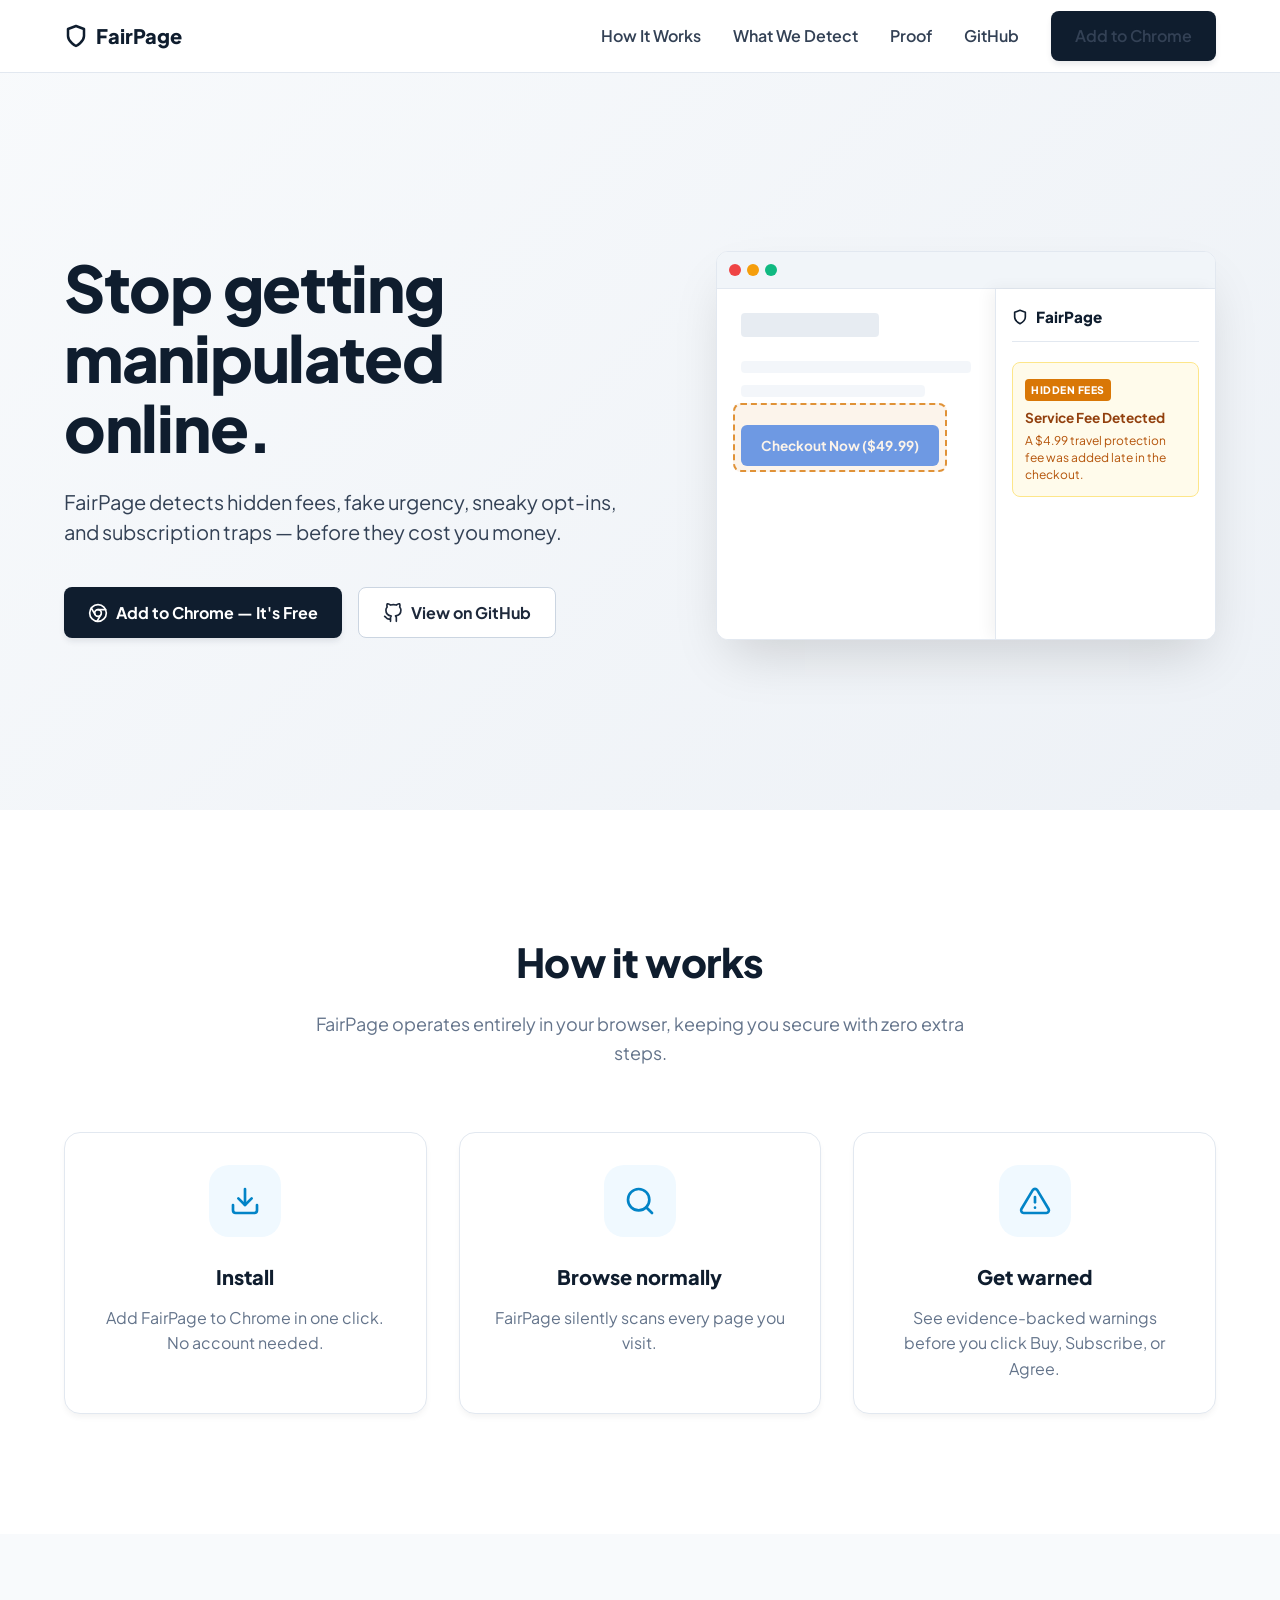
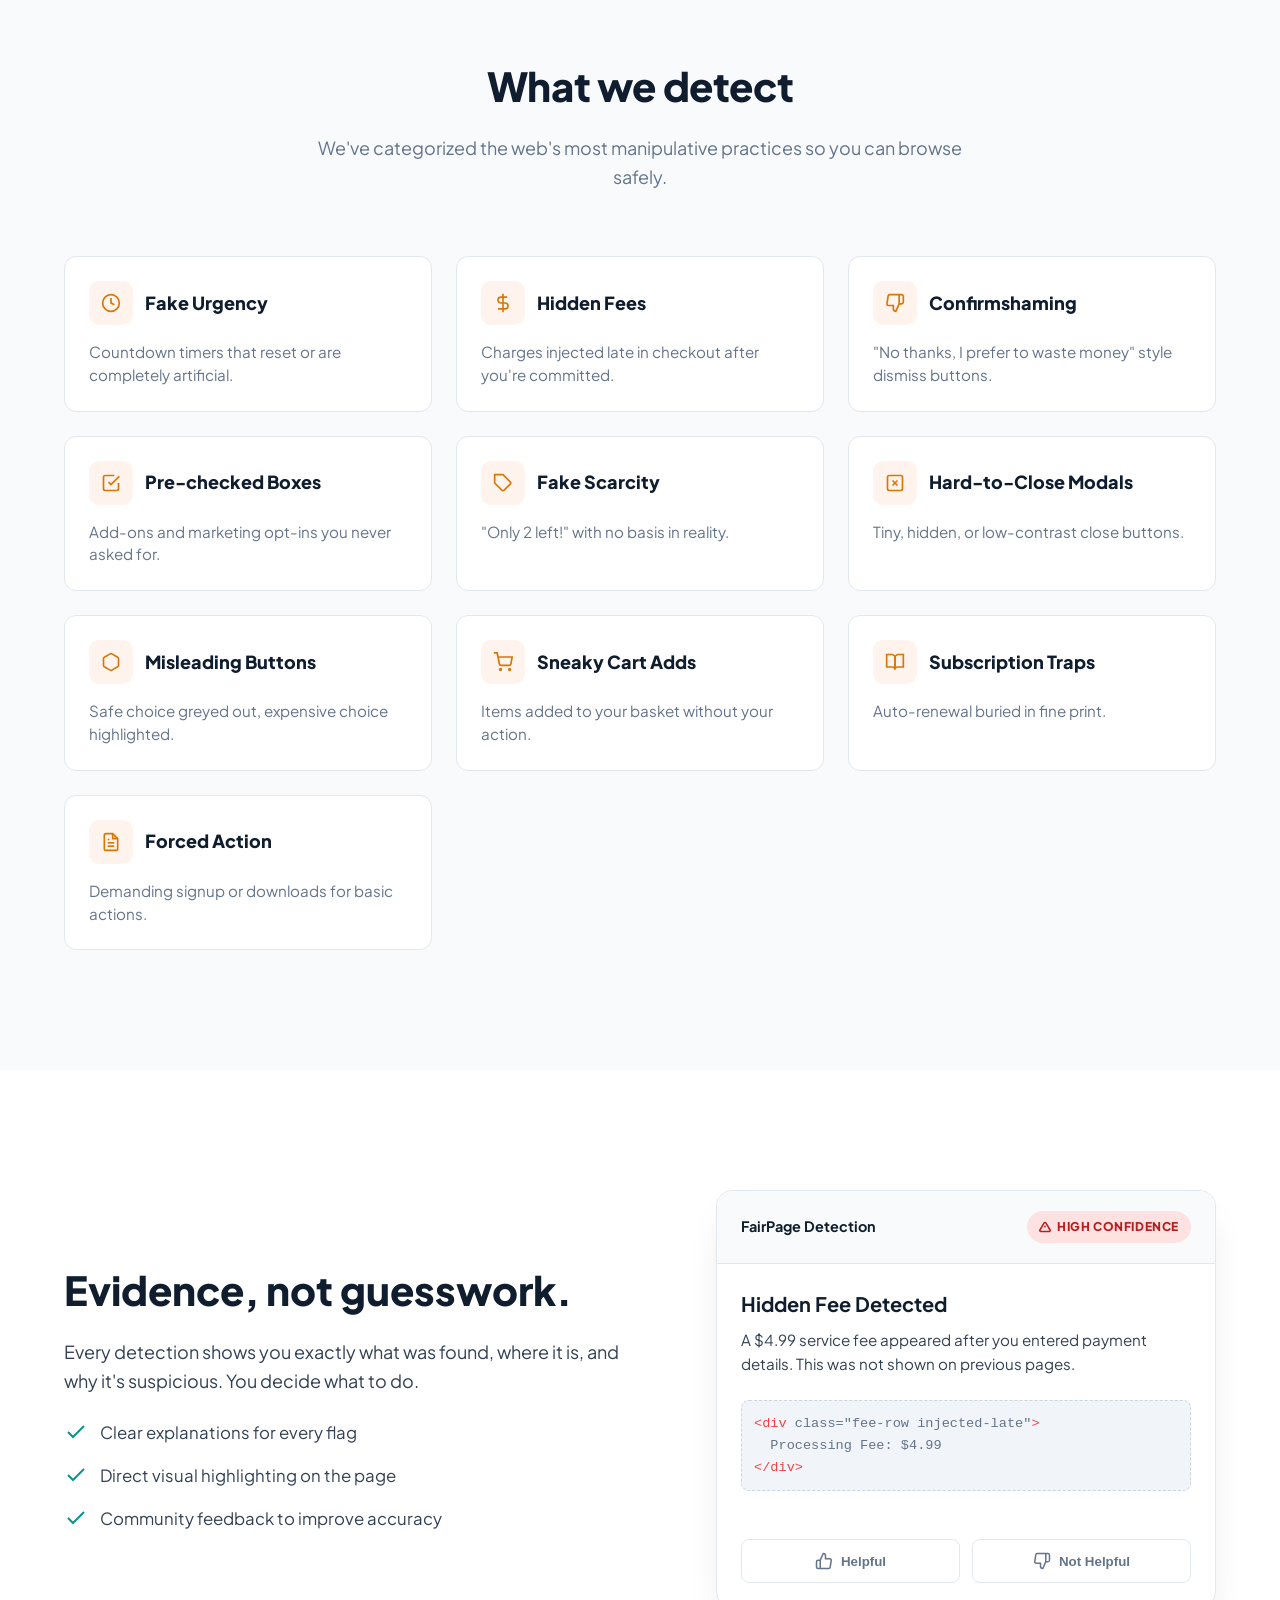
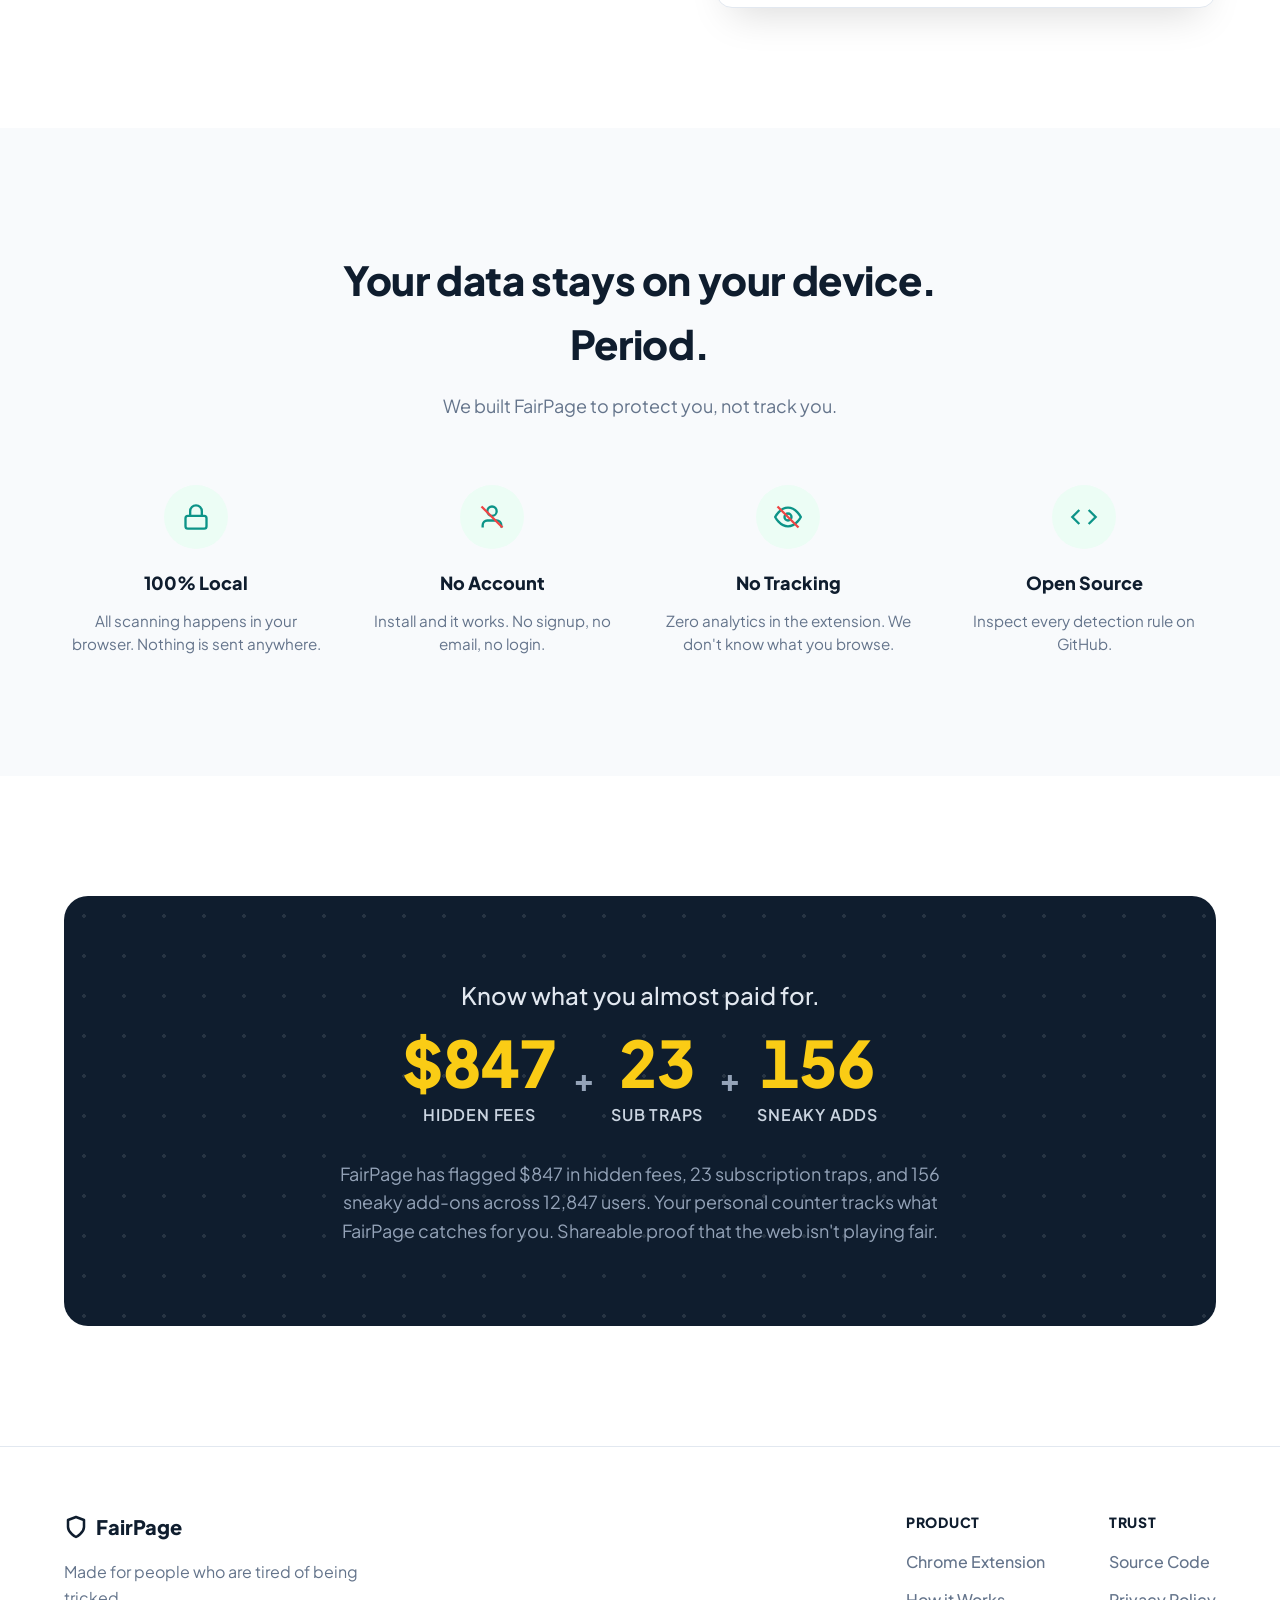
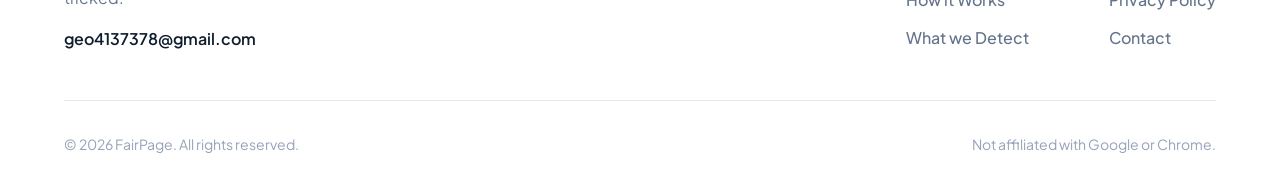
<file: index.html>
<!DOCTYPE html>
<html lang="en">
<head>
    <meta charset="UTF-8">
    <meta name="viewport" content="width=device-width, initial-scale=1.0">
    <title>FairPage | Stop getting manipulated online</title>
    <meta name="description" content="FairPage detects hidden fees, fake urgency, sneaky opt-ins, and subscription traps — before they cost you money.">
    <link rel="stylesheet" href="css/style.css">
</head>
<body>
    <!-- Navbar -->
    <nav class="navbar">
        <div class="container nav-content">
            <a href="#" class="logo">
                <svg width="24" height="24" viewBox="0 0 24 24" fill="none" stroke="currentColor" stroke-width="2.5" stroke-linecap="round" stroke-linejoin="round"><path d="M12 22s8-4 8-10V5l-8-3-8 3v7c0 6 8 10 8 10z"/></svg>
                FairPage
            </a>
            <button class="menu-btn" aria-label="Toggle navigation">
                <svg width="24" height="24" viewBox="0 0 24 24" fill="none" stroke="currentColor" stroke-width="2.5" stroke-linecap="round" stroke-linejoin="round"><line x1="3" y1="12" x2="21" y2="12"></line><line x1="3" y1="6" x2="21" y2="6"></line><line x1="3" y1="18" x2="21" y2="18"></line></svg>
            </button>
            <div class="nav-links">
                <a href="#how-it-works">How It Works</a>
                <a href="#what-we-detect">What We Detect</a>
                <a href="#proof">Proof</a>
                <a href="https://github.com/Dark3993Fury/fairpage-extension" target="_blank">GitHub</a>
                <a href="CHROME_STORE_URL_PLACEHOLDER" class="btn-primary" target="_blank">Add to Chrome</a>
            </div>
        </div>
    </nav>

    <!-- Hero -->
    <section class="hero">
        <div class="container" style="display: flex; align-items: center; gap: 40px; width: 100%; flex-wrap: wrap;">
            <div class="hero-content fade-up">
                <h1>Stop getting manipulated online.</h1>
                <p>FairPage detects hidden fees, fake urgency, sneaky opt-ins, and subscription traps — before they cost you money.</p>
                <div class="hero-buttons">
                    <a href="CHROME_STORE_URL_PLACEHOLDER" class="btn-primary" target="_blank">
                        <!-- Chrome icon inline -->
                        <svg width="20" height="20" viewBox="0 0 24 24" fill="none" stroke="currentColor" stroke-width="2" stroke-linecap="round" stroke-linejoin="round"><circle cx="12" cy="12" r="10"></circle><circle cx="12" cy="12" r="4"></circle><line x1="21.17" y1="8" x2="12" y2="8"></line><line x1="3.95" y1="6.06" x2="8.54" y2="14"></line><line x1="10.88" y1="21.94" x2="15.46" y2="14"></line></svg>
                        Add to Chrome — It's Free
                    </a>
                    <a href="https://github.com/Dark3993Fury/fairpage-extension" class="btn-secondary" target="_blank">
                        <svg width="20" height="20" viewBox="0 0 24 24" fill="none" stroke="currentColor" stroke-width="2" stroke-linecap="round" stroke-linejoin="round"><path d="M9 19c-5 1.5-5-2.5-7-3m14 6v-3.87a3.37 3.37 0 0 0-.94-2.61c3.14-.35 6.44-1.54 6.44-7A5.44 5.44 0 0 0 20 4.77 5.07 5.07 0 0 0 19.91 1S18.73.65 16 2.48a13.38 13.38 0 0 0-7 0C6.27.65 5.09 1 5.09 1A5.07 5.07 0 0 0 5 4.77a5.44 5.44 0 0 0-1.5 3.78c0 5.42 3.3 6.61 6.44 7A3.37 3.37 0 0 0 9 18.13V22"></path></svg>
                        View on GitHub
                    </a>
                </div>
            </div>
            
            <div class="hero-visual fade-up delay-200">
                <div class="mockup-container">
                    <div class="browser-window">
                        <div class="browser-header">
                            <div class="dot red"></div><div class="dot yellow"></div><div class="dot green"></div>
                        </div>
                        <div class="browser-body">
                            <div class="webpage-mock">
                                <div class="mock-title"></div>
                                <div class="mock-text"></div>
                                <div class="mock-text" style="width:80%"></div>
                                <div style="position: relative; display: inline-block;">
                                    <div class="mock-btn">Checkout Now ($49.99)</div>
                                    <div class="highlight-box"></div>
                                </div>
                            </div>
                            <div class="extension-panel">
                                <div class="panel-header">
                                    <svg width="16" height="16" viewBox="0 0 24 24" fill="none" stroke="currentColor" stroke-width="2.5" stroke-linecap="round" stroke-linejoin="round"><path d="M12 22s8-4 8-10V5l-8-3-8 3v7c0 6 8 10 8 10z"/></svg>
                                    FairPage
                                </div>
                                <div class="panel-alert">
                                    <span class="badge">Hidden Fees</span>
                                    <div class="title">Service Fee Detected</div>
                                    <div class="desc">A $4.99 travel protection fee was added late in the checkout.</div>
                                </div>
                            </div>
                        </div>
                    </div>
                </div>
            </div>
        </div>
    </section>

    <!-- How It Works -->
    <section id="how-it-works" class="section bg-light">
        <div class="container">
            <div class="section-header fade-up">
                <h2>How it works</h2>
                <p>FairPage operates entirely in your browser, keeping you secure with zero extra steps.</p>
            </div>
            <div class="steps-grid">
                <div class="step-card fade-up">
                    <div class="step-icon">
                        <svg width="32" height="32" viewBox="0 0 24 24" fill="none" stroke="currentColor" stroke-width="2" stroke-linecap="round" stroke-linejoin="round"><path d="M21 15v4a2 2 0 0 1-2 2H5a2 2 0 0 1-2-2v-4"></path><polyline points="7 10 12 15 17 10"></polyline><line x1="12" y1="15" x2="12" y2="3"></line></svg>
                    </div>
                    <h3>Install</h3>
                    <p>Add FairPage to Chrome in one click. No account needed.</p>
                </div>
                <div class="step-card fade-up delay-100">
                    <div class="step-icon">
                        <svg width="32" height="32" viewBox="0 0 24 24" fill="none" stroke="currentColor" stroke-width="2" stroke-linecap="round" stroke-linejoin="round"><circle cx="11" cy="11" r="8"></circle><line x1="21" y1="21" x2="16.65" y2="16.65"></line></svg>
                    </div>
                    <h3>Browse normally</h3>
                    <p>FairPage silently scans every page you visit.</p>
                </div>
                <div class="step-card fade-up delay-200">
                    <div class="step-icon">
                        <svg width="32" height="32" viewBox="0 0 24 24" fill="none" stroke="currentColor" stroke-width="2" stroke-linecap="round" stroke-linejoin="round"><path d="M10.29 3.86L1.82 18a2 2 0 0 0 1.71 3h16.94a2 2 0 0 0 1.71-3L13.71 3.86a2 2 0 0 0-3.42 0z"></path><line x1="12" y1="9" x2="12" y2="13"></line><line x1="12" y1="17" x2="12.01" y2="17"></line></svg>
                    </div>
                    <h3>Get warned</h3>
                    <p>See evidence-backed warnings before you click Buy, Subscribe, or Agree.</p>
                </div>
            </div>
        </div>
    </section>

    <!-- What We Detect -->
    <section id="what-we-detect" class="section">
        <div class="container">
            <div class="section-header fade-up">
                <h2>What we detect</h2>
                <p>We've categorized the web's most manipulative practices so you can browse safely.</p>
            </div>
            <div class="detect-grid">
                <div class="detect-card fade-up">
                    <div class="detect-header">
                        <div class="detect-icon"><svg width="20" height="20" viewBox="0 0 24 24" fill="none" stroke="currentColor" stroke-width="2"><circle cx="12" cy="12" r="10"/><polyline points="12 6 12 12 16 14"/></svg></div>
                        <h4>Fake Urgency</h4>
                    </div>
                    <p>Countdown timers that reset or are completely artificial.</p>
                </div>
                <div class="detect-card fade-up delay-100">
                    <div class="detect-header">
                        <div class="detect-icon"><svg width="20" height="20" viewBox="0 0 24 24" fill="none" stroke="currentColor" stroke-width="2"><line x1="12" y1="1" x2="12" y2="23"/><path d="M17 5H9.5a3.5 3.5 0 0 0 0 7h5a3.5 3.5 0 0 1 0 7H6"/></svg></div>
                        <h4>Hidden Fees</h4>
                    </div>
                    <p>Charges injected late in checkout after you're committed.</p>
                </div>
                <div class="detect-card fade-up delay-200">
                    <div class="detect-header">
                        <div class="detect-icon"><svg width="20" height="20" viewBox="0 0 24 24" fill="none" stroke="currentColor" stroke-width="2"><path d="M10 15v4a3 3 0 0 0 3 3l4-9V2H5.72a2 2 0 0 0-2 1.7l-1.38 9a2 2 0 0 0 2 2.3zm7-13h2.67A2.31 2.31 0 0 1 22 4v7a2.31 2.31 0 0 1-2.33 2H17"/></svg></div>
                        <h4>Confirmshaming</h4>
                    </div>
                    <p>"No thanks, I prefer to waste money" style dismiss buttons.</p>
                </div>
                <div class="detect-card fade-up">
                    <div class="detect-header">
                        <div class="detect-icon"><svg width="20" height="20" viewBox="0 0 24 24" fill="none" stroke="currentColor" stroke-width="2"><polyline points="9 11 12 14 22 4"/><path d="M21 12v7a2 2 0 0 1-2 2H5a2 2 0 0 1-2-2V5a2 2 0 0 1 2-2h11"/></svg></div>
                        <h4>Pre-checked Boxes</h4>
                    </div>
                    <p>Add-ons and marketing opt-ins you never asked for.</p>
                </div>
                <div class="detect-card fade-up delay-100">
                    <div class="detect-header">
                        <div class="detect-icon"><svg width="20" height="20" viewBox="0 0 24 24" fill="none" stroke="currentColor" stroke-width="2"><path d="M20.59 13.41l-7.17 7.17a2 2 0 0 1-2.83 0L2 12V2h10l8.59 8.59a2 2 0 0 1 0 2.82z"/><line x1="7" y1="7" x2="7.01" y2="7"/></svg></div>
                        <h4>Fake Scarcity</h4>
                    </div>
                    <p>"Only 2 left!" with no basis in reality.</p>
                </div>
                <div class="detect-card fade-up delay-200">
                    <div class="detect-header">
                        <div class="detect-icon"><svg width="20" height="20" viewBox="0 0 24 24" fill="none" stroke="currentColor" stroke-width="2"><rect x="3" y="3" width="18" height="18" rx="2" ry="2"/><line x1="9" y1="9" x2="15" y2="15"/><line x1="15" y1="9" x2="9" y2="15"/></svg></div>
                        <h4>Hard-to-Close Modals</h4>
                    </div>
                    <p>Tiny, hidden, or low-contrast close buttons.</p>
                </div>
                <div class="detect-card fade-up">
                    <div class="detect-header">
                        <div class="detect-icon"><svg width="20" height="20" viewBox="0 0 24 24" fill="none" stroke="currentColor" stroke-width="2"><path d="M21 16V8a2 2 0 0 0-1-1.73l-7-4a2 2 0 0 0-2 0l-7 4A2 2 0 0 0 3 8v8a2 2 0 0 0 1 1.73l7 4a2 2 0 0 0 2 0l7-4A2 2 0 0 0 21 16z"/></svg></div>
                        <h4>Misleading Buttons</h4>
                    </div>
                    <p>Safe choice greyed out, expensive choice highlighted.</p>
                </div>
                <div class="detect-card fade-up delay-100">
                    <div class="detect-header">
                        <div class="detect-icon"><svg width="20" height="20" viewBox="0 0 24 24" fill="none" stroke="currentColor" stroke-width="2"><circle cx="9" cy="21" r="1"/><circle cx="20" cy="21" r="1"/><path d="M1 1h4l2.68 13.39a2 2 0 0 0 2 1.61h9.72a2 2 0 0 0 2-1.61L23 6H6"/></svg></div>
                        <h4>Sneaky Cart Adds</h4>
                    </div>
                    <p>Items added to your basket without your action.</p>
                </div>
                <div class="detect-card fade-up delay-200">
                    <div class="detect-header">
                        <div class="detect-icon"><svg width="20" height="20" viewBox="0 0 24 24" fill="none" stroke="currentColor" stroke-width="2"><path d="M2 3h6a4 4 0 0 1 4 4v14a3 3 0 0 0-3-3H2z"/><path d="M22 3h-6a4 4 0 0 0-4 4v14a3 3 0 0 1 3-3h7z"/></svg></div>
                        <h4>Subscription Traps</h4>
                    </div>
                    <p>Auto-renewal buried in fine print.</p>
                </div>
                <div class="detect-card fade-up">
                    <div class="detect-header">
                        <div class="detect-icon"><svg width="20" height="20" viewBox="0 0 24 24" fill="none" stroke="currentColor" stroke-width="2"><path d="M14 2H6a2 2 0 0 0-2 2v16a2 2 0 0 0 2 2h12a2 2 0 0 0 2-2V8z"/><polyline points="14 2 14 8 20 8"/><line x1="16" y1="13" x2="8" y2="13"/><line x1="16" y1="17" x2="8" y2="17"/><polyline points="10 9 9 9 8 9"/></svg></div>
                        <h4>Forced Action</h4>
                    </div>
                    <p>Demanding signup or downloads for basic actions.</p>
                </div>
            </div>
        </div>
    </section>

    <!-- Real Proof -->
    <section id="proof" class="section bg-light">
        <div class="container evidence-layout">
            <div class="evidence-text fade-up">
                <h3>Evidence, not guesswork.</h3>
                <p>Every detection shows you exactly what was found, where it is, and why it's suspicious. You decide what to do.</p>
                <ul style="display: flex; flex-direction: column; gap: 16px;">
                    <li style="display: flex; align-items:flex-start; gap: 12px;">
                        <svg width="24" height="24" viewBox="0 0 24 24" fill="none" stroke="currentColor" stroke-width="2" style="color: var(--success); flex-shrink: 0;"><polyline points="20 6 9 17 4 12"/></svg>
                        <span style="color: var(--secondary); font-size: 1.05rem;">Clear explanations for every flag</span>
                    </li>
                    <li style="display: flex; align-items:flex-start; gap: 12px;">
                        <svg width="24" height="24" viewBox="0 0 24 24" fill="none" stroke="currentColor" stroke-width="2" style="color: var(--success); flex-shrink: 0;"><polyline points="20 6 9 17 4 12"/></svg>
                        <span style="color: var(--secondary); font-size: 1.05rem;">Direct visual highlighting on the page</span>
                    </li>
                    <li style="display: flex; align-items:flex-start; gap: 12px;">
                        <svg width="24" height="24" viewBox="0 0 24 24" fill="none" stroke="currentColor" stroke-width="2" style="color: var(--success); flex-shrink: 0;"><polyline points="20 6 9 17 4 12"/></svg>
                        <span style="color: var(--secondary); font-size: 1.05rem;">Community feedback to improve accuracy</span>
                    </li>
                </ul>
            </div>
            
            <div class="evidence-mockup fade-up delay-200">
                <div class="evidence-card">
                    <div class="evidence-card-header">
                        <span style="font-weight: 700; color: var(--primary); font-size: 0.9rem;">FairPage Detection</span>
                        <span class="evidence-pill">
                            <svg width="12" height="12" viewBox="0 0 24 24" fill="none" stroke="currentColor" stroke-width="3"><path d="M10.29 3.86L1.82 18a2 2 0 0 0 1.71 3h16.94a2 2 0 0 0 1.71-3L13.71 3.86a2 2 0 0 0-3.42 0z"/><line x1="12" y1="9" x2="12" y2="13"/><line x1="12" y1="17" x2="12.01" y2="17"/></svg>
                            High Confidence
                        </span>
                    </div>
                    <div class="evidence-card-body">
                        <h4>Hidden Fee Detected</h4>
                        <p>A $4.99 service fee appeared after you entered payment details. This was not shown on previous pages.</p>
                        
                        <div style="background: #f1f5f9; padding: 12px; border-radius: 8px; margin-bottom: 24px; font-size: 0.85rem; color: var(--text-light); font-family: monospace; border: 1px dashed #cbd5e1;">
                            <span style="color: #ef4444;">&lt;div</span> class="fee-row injected-late"<span style="color: #ef4444;">&gt;</span><br>
                            &nbsp;&nbsp;Processing Fee: $4.99<br>
                            <span style="color: #ef4444;">&lt;/div&gt;</span>
                        </div>
                    </div>
                    <div class="evidence-actions">
                        <button class="btn-vote">
                            <svg width="18" height="18" viewBox="0 0 24 24" fill="none" stroke="currentColor" stroke-width="2"><path d="M14 9V5a3 3 0 0 0-3-3l-4 9v11h11.28a2 2 0 0 0 2-1.7l1.38-9a2 2 0 0 0-2-2.3zM7 22H4a2 2 0 0 1-2-2v-7a2 2 0 0 1 2-2h3"/></svg>
                            Helpful
                        </button>
                        <button class="btn-vote">
                            <svg width="18" height="18" viewBox="0 0 24 24" fill="none" stroke="currentColor" stroke-width="2"><path d="M10 15v4a3 3 0 0 0 3 3l4-9V2H5.72a2 2 0 0 0-2 1.7l-1.38 9a2 2 0 0 0 2 2.3zm7-13h2.67A2.31 2.31 0 0 1 22 4v7a2.31 2.31 0 0 1-2.33 2H17"/></svg>
                            Not Helpful
                        </button>
                    </div>
                </div>
            </div>
        </div>
    </section>

    <!-- Trust Section -->
    <section class="section">
        <div class="container">
            <div class="section-header fade-up">
                <h2>Your data stays on your device. Period.</h2>
                <p>We built FairPage to protect you, not track you.</p>
            </div>
            <div class="trust-grid">
                <div class="trust-item fade-up">
                    <div class="trust-icon"><svg width="28" height="28" viewBox="0 0 24 24" fill="none" stroke="currentColor" stroke-width="2"><rect x="3" y="11" width="18" height="11" rx="2" ry="2"/><path d="M7 11V7a5 5 0 0 1 10 0v4"/></svg></div>
                    <h4>100% Local</h4>
                    <p>All scanning happens in your browser. Nothing is sent anywhere.</p>
                </div>
                <div class="trust-item fade-up delay-100">
                    <div class="trust-icon"><svg width="28" height="28" viewBox="0 0 24 24" fill="none" stroke="currentColor" stroke-width="2"><path d="M20 21v-2a4 4 0 0 0-4-4H8a4 4 0 0 0-4 4v2"/><circle cx="12" cy="7" r="4"/><line x1="3" y1="3" x2="21" y2="21" stroke="#ef4444" stroke-width="2"/></svg></div>
                    <h4>No Account</h4>
                    <p>Install and it works. No signup, no email, no login.</p>
                </div>
                <div class="trust-item fade-up delay-200">
                    <div class="trust-icon"><svg width="28" height="28" viewBox="0 0 24 24" fill="none" stroke="currentColor" stroke-width="2"><path d="M1 12s4-8 11-8 11 8 11 8-4 8-11 8-11-8-11-8z"/><circle cx="12" cy="12" r="3"/><line x1="3" y1="3" x2="21" y2="21" stroke="#ef4444" stroke-width="2"/></svg></div>
                    <h4>No Tracking</h4>
                    <p>Zero analytics in the extension. We don't know what you browse.</p>
                </div>
                <div class="trust-item fade-up delay-300">
                    <div class="trust-icon"><svg width="28" height="28" viewBox="0 0 24 24" fill="none" stroke="currentColor" stroke-width="2"><polyline points="16 18 22 12 16 6"/><polyline points="8 6 2 12 8 18"/></svg></div>
                    <h4>Open Source</h4>
                    <p>Inspect every detection rule on GitHub.</p>
                </div>
            </div>
        </div>
    </section>

    <!-- Money Counter Section -->
    <section class="section bg-light">
        <div class="container fade-up">
            <div class="counter-box">
                <div class="counter-content">
                    <h2 class="counter-stat">Know what you almost paid for.</h2>
                    <div class="counter-number">
                        <div class="stat-item">
                            <span class="stat-val">$847</span>
                            <span class="stat-label">Hidden Fees</span>
                        </div>
                        <div style="font-size: 2rem; color: #94a3b8; align-self: center;">+</div>
                        <div class="stat-item">
                            <span class="stat-val">23</span>
                            <span class="stat-label">Sub Traps</span>
                        </div>
                        <div style="font-size: 2rem; color: #94a3b8; align-self: center;">+</div>
                        <div class="stat-item">
                            <span class="stat-val">156</span>
                            <span class="stat-label">Sneaky Adds</span>
                        </div>
                    </div>
                    <p class="counter-sub">FairPage has flagged $847 in hidden fees, 23 subscription traps, and 156 sneaky add-ons across 12,847 users. Your personal counter tracks what FairPage catches for you. Shareable proof that the web isn't playing fair.</p>
                </div>
            </div>
        </div>
    </section>

    <!-- Footer -->
    <footer class="footer">
        <div class="container">
            <div class="footer-content">
                <div class="footer-brand">
                    <div class="footer-logo">
                        <svg width="24" height="24" viewBox="0 0 24 24" fill="none" stroke="currentColor" stroke-width="2.5" stroke-linecap="round" stroke-linejoin="round"><path d="M12 22s8-4 8-10V5l-8-3-8 3v7c0 6 8 10 8 10z"/></svg>
                        FairPage
                    </div>
                    <p>Made for people who are tired of being tricked.</p>
                    <a href="mailto:geo4137378@gmail.com" style="color: var(--primary); font-weight: 600;">geo4137378@gmail.com</a>
                </div>
                <div class="footer-links">
                    <div class="footer-col">
                        <h5>Product</h5>
                        <ul>
                            <li><a href="CHROME_STORE_URL_PLACEHOLDER" target="_blank">Chrome Extension</a></li>
                            <li><a href="#how-it-works">How it Works</a></li>
                            <li><a href="#what-we-detect">What we Detect</a></li>
                        </ul>
                    </div>
                    <div class="footer-col">
                        <h5>Trust</h5>
                        <ul>
                            <li><a href="GITHUB_REPO_URL_PLACEHOLDER" target="_blank">Source Code</a></li>
                            <li><a href="privacy.html">Privacy Policy</a></li>
                            <li><a href="mailto:geo4137378@gmail.com">Contact</a></li>
                        </ul>
                    </div>
                </div>
            </div>
            <div class="footer-bottom">
                <p>&copy; 2026 FairPage. All rights reserved.</p>
                <p>Not affiliated with Google or Chrome.</p>
            </div>
        </div>
    </footer>

    <script src="js/main.js"></script>
</body>
</html>
</file>
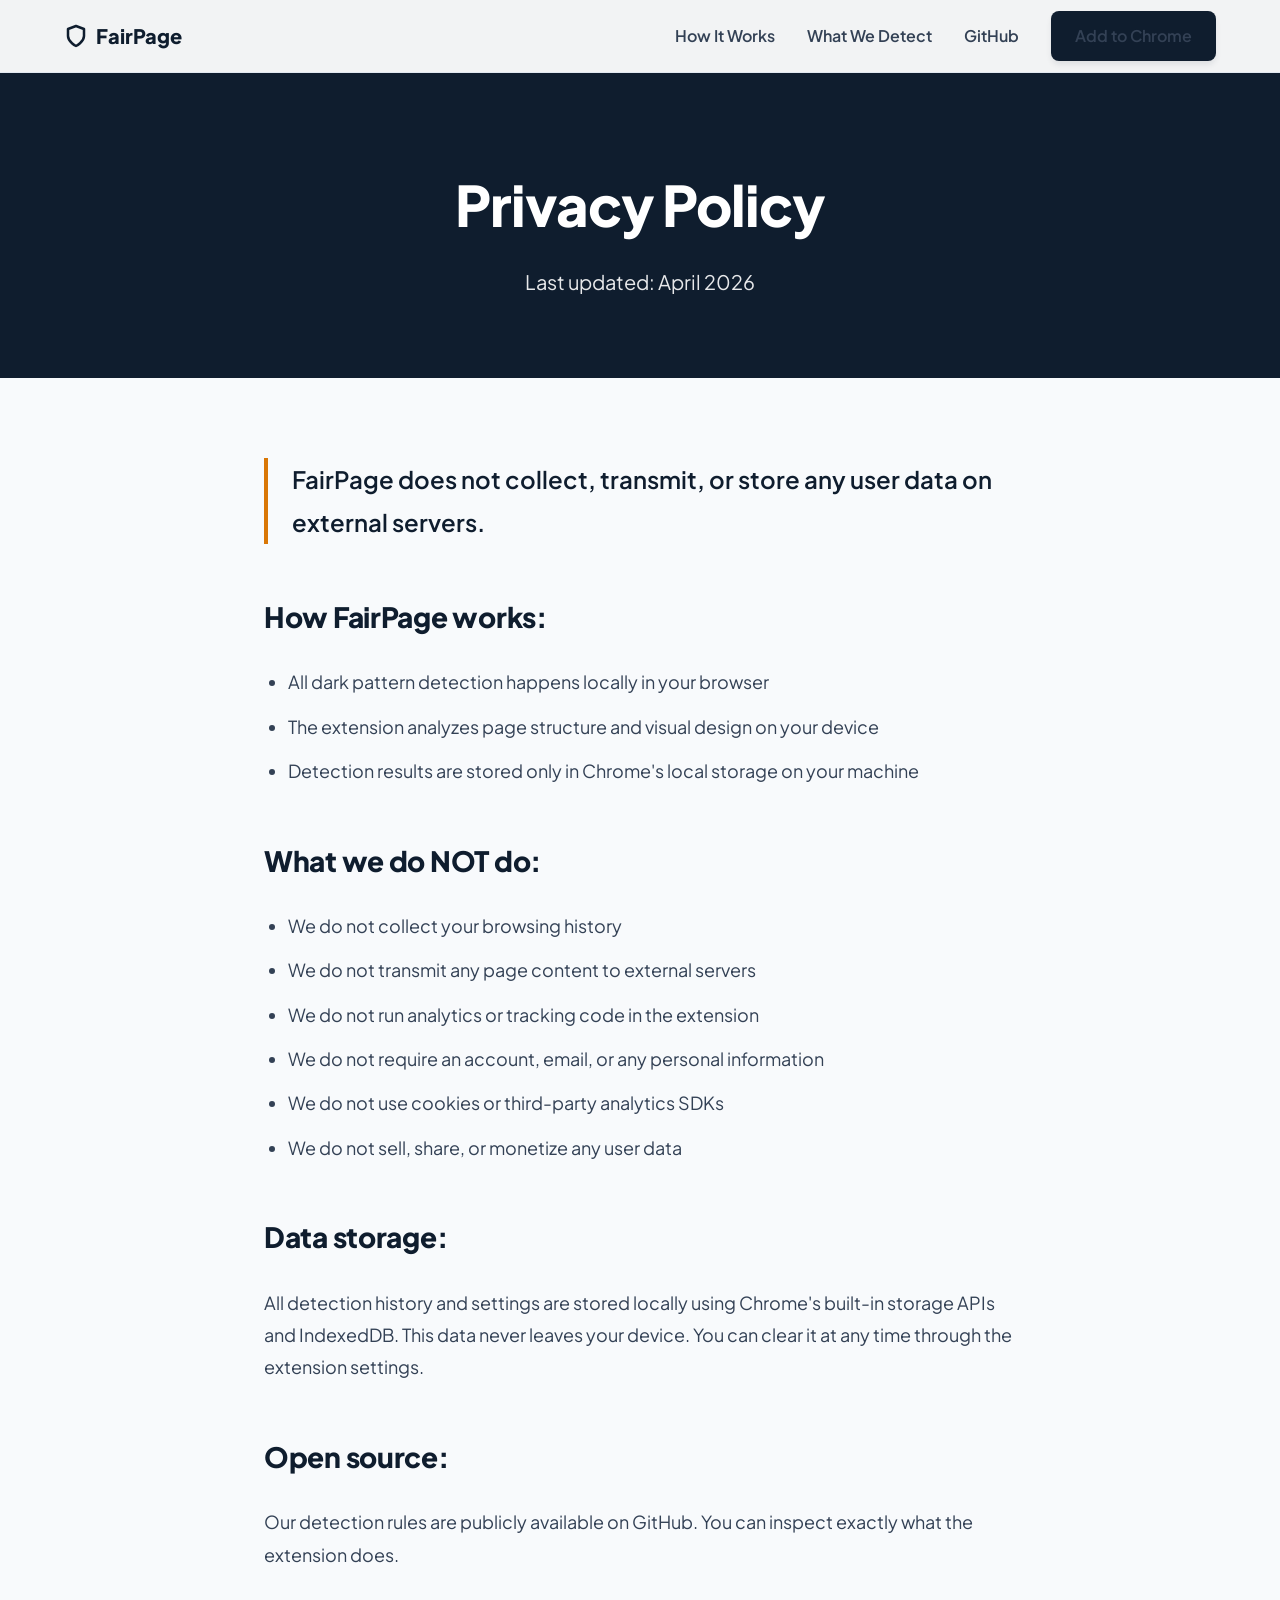
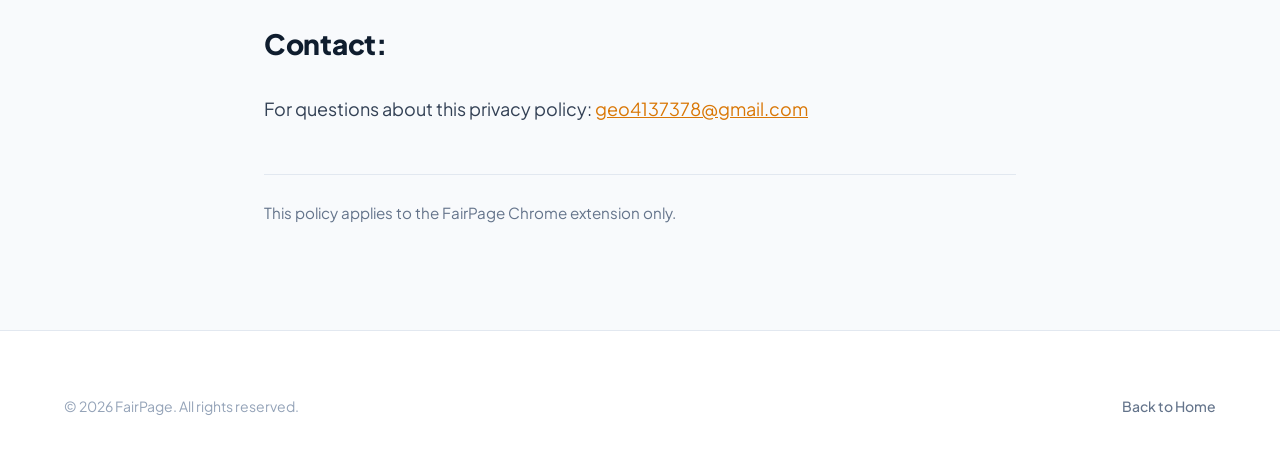
<file: privacy.html>
<!DOCTYPE html>
<html lang="en">
<head>
    <meta charset="UTF-8">
    <meta name="viewport" content="width=device-width, initial-scale=1.0">
    <title>Privacy Policy | FairPage</title>
    <meta name="description" content="FairPage privacy policy. We don't collect, track, or sell your data.">
    <link rel="stylesheet" href="css/style.css">
</head>
<body>
    <nav class="navbar">
        <div class="container nav-content">
            <a href="index.html" class="logo">
                <svg width="24" height="24" viewBox="0 0 24 24" fill="none" stroke="currentColor" stroke-width="2.5" stroke-linecap="round" stroke-linejoin="round"><path d="M12 22s8-4 8-10V5l-8-3-8 3v7c0 6 8 10 8 10z"/></svg>
                FairPage
            </a>
            <div class="nav-links">
                <a href="index.html#how-it-works">How It Works</a>
                <a href="index.html#what-we-detect">What We Detect</a>
                <a href="https://github.com/Dark3993Fury/fairpage-extension" target="_blank">GitHub</a>
                <a href="CHROME_STORE_URL_PLACEHOLDER" class="btn-primary" target="_blank">Add to Chrome</a>
            </div>
        </div>
    </nav>

    <header class="page-header">
        <div class="container">
            <h1>Privacy Policy</h1>
            <p style="font-size: 1.25rem; opacity: 0.9;">Last updated: April 2026</p>
        </div>
    </header>

    <section class="page-content">
        <div class="container">
            <div class="prose">
                <p style="font-size: 1.5rem; font-weight: 600; color: var(--primary); margin-bottom: 40px; border-left: 4px solid var(--accent); padding-left: 24px;">FairPage does not collect, transmit, or store any user data on external servers.</p>

                <h2>How FairPage works:</h2>
                <ul>
                    <li>All dark pattern detection happens locally in your browser</li>
                    <li>The extension analyzes page structure and visual design on your device</li>
                    <li>Detection results are stored only in Chrome's local storage on your machine</li>
                </ul>

                <h2>What we do NOT do:</h2>
                <ul>
                    <li>We do not collect your browsing history</li>
                    <li>We do not transmit any page content to external servers</li>
                    <li>We do not run analytics or tracking code in the extension</li>
                    <li>We do not require an account, email, or any personal information</li>
                    <li>We do not use cookies or third-party analytics SDKs</li>
                    <li>We do not sell, share, or monetize any user data</li>
                </ul>

                <h2>Data storage:</h2>
                <p>All detection history and settings are stored locally using Chrome's built-in storage APIs and IndexedDB. This data never leaves your device. You can clear it at any time through the extension settings.</p>

                <h2>Open source:</h2>
                <p>Our detection rules are publicly available on GitHub. You can inspect exactly what the extension does.</p>

                <h2>Contact:</h2>
                <p>For questions about this privacy policy: <a href="mailto:geo4137378@gmail.com" style="color: var(--accent); text-decoration: underline;">geo4137378@gmail.com</a></p>
                
                <p style="margin-top: 48px; font-size: 0.95rem; color: var(--text-light); border-top: 1px solid #e2e8f0; padding-top: 24px;">This policy applies to the FairPage Chrome extension only.</p>
            </div>
        </div>
    </section>

    <!-- Footer -->
    <footer class="footer">
        <div class="container">
            <div class="footer-bottom" style="border-top: none; padding-top: 0;">
                <p>&copy; 2026 FairPage. All rights reserved.</p>
                <div style="display: flex; gap: 24px;">
                    <a href="index.html" style="color: var(--text-light); font-weight: 500;">Back to Home</a>
                </div>
            </div>
        </div>
    </footer>

    <script src="js/main.js"></script>
</body>
</html>
</file>
<file: css/style.css>
@import url('https://fonts.googleapis.com/css2?family=Plus+Jakarta+Sans:wght@400;500;600;700;800&display=swap');

:root {
  --primary: #0f1d2e;
  --secondary: #334155;
  --accent: #d97706;
  --success: #0d9488;
  --bg: #f8fafc;
  --surface: #ffffff;
  --text: #1e293b;
  --text-light: #64748b;
  --font-main: 'Plus Jakarta Sans', sans-serif;
}

* { box-sizing: border-box; margin: 0; padding: 0; }
body { font-family: var(--font-main); background: var(--bg); color: var(--text); line-height: 1.6; overflow-x: hidden; }

a { text-decoration: none; color: inherit; }
ul { list-style: none; }

.container { max-width: 1200px; margin: 0 auto; padding: 0 24px; }

/* NAVBAR */
.navbar { position: fixed; top: 0; width: 100%; background: rgba(255, 255, 255, 0.95); backdrop-filter: blur(8px); z-index: 1000; border-bottom: 1px solid #e2e8f0; }
.nav-content { display: flex; justify-content: space-between; align-items: center; height: 72px; }
.logo { display: flex; align-items: center; gap: 8px; font-weight: 800; font-size: 1.25rem; color: var(--primary); }
.nav-links { display: flex; gap: 32px; align-items: center; }
.nav-links a { font-weight: 600; color: var(--secondary); transition: color 0.2s; }
.nav-links a:hover { color: var(--primary); }
.btn-primary { background: var(--primary); color: white; padding: 12px 24px; border-radius: 8px; font-weight: 700; display: inline-flex; align-items: center; gap: 8px; transition: transform 0.2s, background 0.2s; box-shadow: 0 4px 6px -1px rgba(15, 29, 46, 0.1); }
.btn-primary:hover { background: #1a2f4c; transform: translateY(-1px); color: white;}
.btn-secondary { background: white; color: var(--text); padding: 12px 24px; border-radius: 8px; font-weight: 700; border: 1px solid #cbd5e1; display: inline-flex; align-items: center; gap: 8px; transition: all 0.2s; }
.btn-secondary:hover { background: #f1f5f9; border-color: #94a3b8; }

/* HERO */
.hero { padding: 160px 0 80px; min-height: 90vh; display: flex; align-items: center; position: relative; overflow: hidden; background: linear-gradient(135deg, rgba(248,250,252,1) 0%, rgba(226,232,240,0.5) 100%);}
.hero-content { flex: 1; max-width: 600px; z-index: 2; }
.hero h1 { font-size: 4rem; font-weight: 800; line-height: 1.1; margin-bottom: 24px; color: var(--primary); letter-spacing: -0.02em; }
.hero p { font-size: 1.25rem; color: var(--secondary); margin-bottom: 40px; line-height: 1.5; }
.hero-buttons { display: flex; gap: 16px; flex-wrap: wrap; }
.hero-visual { flex: 1; display: flex; justify-content: flex-end; position: relative; z-index: 1; }

/* Mockup */
.mockup-container { position: relative; width: 100%; max-width: 500px; animation: float 6s ease-in-out infinite; }
@keyframes float { 0% { transform: translateY(0px); } 50% { transform: translateY(-15px); } 100% { transform: translateY(0px); } }
.browser-window { background: var(--surface); border-radius: 12px; box-shadow: 0 25px 50px -12px rgba(0, 0, 0, 0.15); border: 1px solid #e2e8f0; overflow: hidden; display: flex; flex-direction: column; }
.browser-header { background: #f1f5f9; padding: 12px; display: flex; gap: 6px; border-bottom: 1px solid #e2e8f0; }
.dot { width: 12px; height: 12px; border-radius: 50%; }
.dot.red { background: #ef4444; } .dot.yellow { background: #f59e0b; } .dot.green { background: #10b981; }
.browser-body { display: flex; height: 350px; position: relative; background: #fff;}
.webpage-mock { flex: 1; padding: 24px; opacity: 0.8; }
.mock-title { height: 24px; width: 60%; background: #e2e8f0; border-radius: 4px; margin-bottom: 24px; }
.mock-text { height: 12px; width: 100%; background: #f1f5f9; border-radius: 4px; margin-bottom: 12px; }
.mock-btn { background: #3b82f6; color: white; display: inline-block; padding: 10px 20px; border-radius: 6px; font-size: 0.85rem; font-weight: bold; margin-top: 16px; position: relative;}
.highlight-box { position: absolute; border: 2px dashed var(--accent); background: rgba(217, 119, 6, 0.1); inset: -6px -8px; border-radius: 8px; animation: pulse 2s infinite; }
@keyframes pulse { 0% { opacity: 0.6; } 50% { opacity: 1; } 100% { opacity: 0.6; } }

/* Panel Mockup */
.extension-panel { width: 220px; background: white; border-left: 1px solid #e2e8f0; padding: 16px; display: flex; flex-direction: column; gap: 12px; box-shadow: -5px 0 15px rgba(0,0,0,0.05);}
.panel-header { display: flex; align-items: center; gap: 8px; font-size: 0.95rem; font-weight: 800; color: var(--primary); margin-bottom: 8px; border-bottom: 1px solid #e2e8f0; padding-bottom: 12px;}
.panel-alert { background: #fffbeb; border: 1px solid #fde68a; border-radius: 8px; padding: 12px; position: relative; }
.panel-alert .badge { background: var(--accent); color: white; font-size: 0.65rem; font-weight: 800; padding: 3px 6px; border-radius: 4px; display: inline-block; margin-bottom: 6px; text-transform: uppercase; letter-spacing: 0.05em;}
.panel-alert .title { font-size: 0.85rem; font-weight: 700; color: #92400e; margin-bottom: 4px;}
.panel-alert .desc { font-size: 0.75rem; color: #b45309; line-height: 1.4;}

/* HOW IT WORKS */
.section { padding: 120px 0; }
.bg-light { background: white; }
.section-header { text-align: center; max-width: 700px; margin: 0 auto 64px; }
.section-header h2 { font-size: 2.5rem; color: var(--primary); margin-bottom: 16px; font-weight: 800; letter-spacing: -0.01em;}
.section-header p { font-size: 1.125rem; color: var(--text-light); }

.steps-grid { display: grid; grid-template-columns: repeat(3, 1fr); gap: 32px; }
.step-card { text-align: center; padding: 32px; background: var(--surface); border-radius: 16px; box-shadow: 0 4px 6px -1px rgba(0,0,0,0.05); border: 1px solid #e2e8f0;}
.step-icon { width: 72px; height: 72px; background: #f0f9ff; color: #0284c7; border-radius: 20px; display: flex; align-items: center; justify-content: center; margin: 0 auto 24px; }
.step-card h3 { font-size: 1.25rem; color: var(--primary); margin-bottom: 12px; font-weight: 800; }
.step-card p { color: var(--text-light); line-height: 1.6; }

/* WHAT WE DETECT */
.detect-grid { display: grid; grid-template-columns: repeat(auto-fit, minmax(280px, 1fr)); gap: 24px; }
.detect-card { background: var(--surface); padding: 24px; border-radius: 12px; border: 1px solid #e2e8f0; transition: transform 0.2s, box-shadow 0.2s; }
.detect-card:hover { transform: translateY(-4px); box-shadow: 0 12px 24px -10px rgba(0,0,0,0.1); border-color: #cbd5e1; }
.detect-header { display: flex; align-items: center; gap: 12px; margin-bottom: 16px; }
.detect-icon { width: 44px; height: 44px; background: #fff3ed; color: var(--accent); border-radius: 10px; display: flex; align-items: center; justify-content: center; }
.detect-card h4 { font-size: 1.125rem; color: var(--primary); font-weight: 800; }
.detect-card p { color: var(--text-light); font-size: 0.95rem; line-height: 1.5; }

/* REAL PROOF */
.evidence-layout { display: flex; align-items: center; gap: 64px; }
.evidence-text { flex: 1; }
.evidence-text h3 { font-size: 2.5rem; color: var(--primary); margin-bottom: 24px; font-weight: 800; line-height: 1.2;}
.evidence-text p { font-size: 1.125rem; color: var(--secondary); margin-bottom: 24px; line-height: 1.6; }

.evidence-mockup { flex: 1; min-width: 300px; max-width: 500px; width: 100%;}
.evidence-card { background: white; border-radius: 16px; box-shadow: 0 20px 40px -15px rgba(0,0,0,0.15); border: 1px solid #e2e8f0; overflow: hidden; }
.evidence-card-header { background: #f8fafc; padding: 20px 24px; border-bottom: 1px solid #e2e8f0; display: flex; justify-content: space-between; align-items: center; }
.evidence-pill { display: inline-flex; align-items: center; gap: 6px; background: #fee2e2; color: #b91c1c; padding: 6px 12px; border-radius: 20px; font-size: 0.75rem; font-weight: 800; text-transform: uppercase; letter-spacing: 0.05em;}
.evidence-card-body { padding: 24px; }
.evidence-card-body h4 { font-size: 1.25rem; margin-bottom: 8px; color: var(--primary); font-weight: 700;}
.evidence-card-body p { color: var(--secondary); margin-bottom: 24px; font-size: 0.95rem; }
.evidence-actions { display: flex; gap: 12px; padding: 0 24px 24px;}
.btn-vote { flex: 1; padding: 12px; border-radius: 8px; border: 1px solid #e2e8f0; background: white; color: var(--text-light); font-weight: 700; cursor: pointer; transition: all 0.2s; display: flex; align-items: center; justify-content: center; gap: 8px;}
.btn-vote:hover { background: #f8fafc; color: var(--primary); border-color: #cbd5e1;}

/* TRUST SECTION */
.trust-grid { display: grid; grid-template-columns: repeat(4, 1fr); gap: 32px; }
.trust-item { text-align: center; }
.trust-icon { width: 64px; height: 64px; background: #ecfdf5; color: var(--success); border-radius: 50%; display: flex; align-items: center; justify-content: center; margin: 0 auto 20px; }
.trust-item h4 { font-size: 1.125rem; color: var(--primary); margin-bottom: 12px; font-weight: 800;}
.trust-item p { color: var(--text-light); font-size: 0.95rem; line-height: 1.5;}

/* COUNTER SECTION */
.counter-box { background: var(--primary); color: white; border-radius: 24px; padding: 80px 32px; text-align: center; position: relative; overflow: hidden; }
.counter-box::before { content: ''; position: absolute; inset: 0; opacity: 0.1; background-image: radial-gradient(circle at 50% 50%, white 2px, transparent 2px); background-size: 40px 40px; }
.counter-content { position: relative; z-index: 1;}
.counter-number {font-size: 5rem; font-weight: 800; color: #facc15; margin-bottom: 24px; font-variant-numeric: tabular-nums; display: flex; justify-content: center; align-items: baseline; gap: 16px; flex-wrap: wrap;}
.stat-item { display:flex; flex-direction: column; align-items: center;}
.stat-val { font-size: 4rem; line-height: 1;}
.stat-label { font-size: 1rem; color: #cbd5e1; font-weight: 600; text-transform: uppercase; letter-spacing: 0.05em; margin-top: 8px;}
.counter-stat { font-size: 1.5rem; color: #e2e8f0; margin-bottom: 16px; font-weight: 500; }
.counter-sub { color: #94a3b8; font-size: 1.125rem; max-width: 600px; margin: 32px auto 0;}

/* FOOTER */
.footer { background: white; padding: 64px 0 32px; border-top: 1px solid #e2e8f0; }
.footer-content { display: flex; justify-content: space-between; flex-wrap: wrap; gap: 32px; margin-bottom: 48px; }
.footer-brand { max-width: 300px; }
.footer-logo { display: flex; align-items: center; gap: 8px; font-weight: 800; font-size: 1.25rem; color: var(--primary); margin-bottom: 16px; }
.footer-brand p { color: var(--text-light); margin-bottom: 16px;}
.footer-links { display: flex; gap: 64px; }
.footer-col h5 { font-size: 0.875rem; text-transform: uppercase; color: var(--primary); font-weight: 800; margin-bottom: 16px; letter-spacing: 0.05em; }
.footer-col ul { display: flex; flex-direction: column; gap: 12px; }
.footer-col a { color: var(--text-light); transition: color 0.2s; font-weight: 500;}
.footer-col a:hover { color: var(--primary); }
.footer-bottom { padding-top: 32px; border-top: 1px solid #e2e8f0; display: flex; justify-content: space-between; align-items: center; color: #94a3b8; font-size: 0.875rem; }

/* PRIVACY PAGE */
.page-header { background: var(--primary); padding: 160px 0 80px; text-align: center; color: white; }
.page-header h1 { font-size: 3.5rem; font-weight: 800; margin-bottom: 16px; letter-spacing: -0.02em;}
.page-content { padding: 80px 0; max-width: 800px; margin: 0 auto; }
.prose { font-size: 1.125rem; color: var(--secondary); margin-bottom: 24px; line-height: 1.8;}
.prose h2 { color: var(--primary); font-size: 1.75rem; margin: 48px 0 24px; font-weight: 800; letter-spacing: -0.01em;}
.prose p { margin-bottom: 20px;}
.prose ul { margin-bottom: 32px; padding-left: 24px; list-style-type: disc; }
.prose li { margin-bottom: 12px; }

/* ANIMATIONS */
.fade-up { opacity: 0; transform: translateY(30px); transition: opacity 0.7s cubic-bezier(0.16, 1, 0.3, 1), transform 0.7s cubic-bezier(0.16, 1, 0.3, 1); }
.fade-up.visible { opacity: 1; transform: translateY(0); }
.delay-100 { transition-delay: 100ms; }
.delay-200 { transition-delay: 200ms; }
.delay-300 { transition-delay: 300ms; }

/* RESPONSIVE */
.menu-btn { display: none; background: none; border: none; cursor: pointer; color: var(--primary); padding: 8px;}
@media (max-width: 992px) {
  .hero { flex-direction: column; text-align: center; padding-top: 140px; }
  .hero-content { margin-bottom: 64px; }
  .hero h1 { font-size: 3rem; }
  .hero-buttons { justify-content: center; }
  .evidence-layout { flex-direction: column; text-align: center;}
  .trust-grid { grid-template-columns: repeat(2, 1fr); }
  .counter-number { flex-direction: column; gap: 32px;}
}
@media (max-width: 768px) {
  .nav-links { display: none; position: absolute; top: 72px; left: 0; right: 0; background: white; flex-direction: column; padding: 24px; box-shadow: 0 10px 15px -3px rgba(0,0,0,0.1); border-bottom: 1px solid #e2e8f0; }
  .nav-links.active { display: flex; }
  .menu-btn { display: block; }
  .steps-grid { grid-template-columns: 1fr; }
  .trust-grid { grid-template-columns: 1fr; }
  .footer-content { flex-direction: column; }
  .footer-links { flex-direction: column; gap: 40px; }
  .footer-bottom { flex-direction: column; text-align: center; gap: 16px; }
  .hero h1 { font-size: 2.5rem; }
  .section { padding: 80px 0;}
}
</file>
